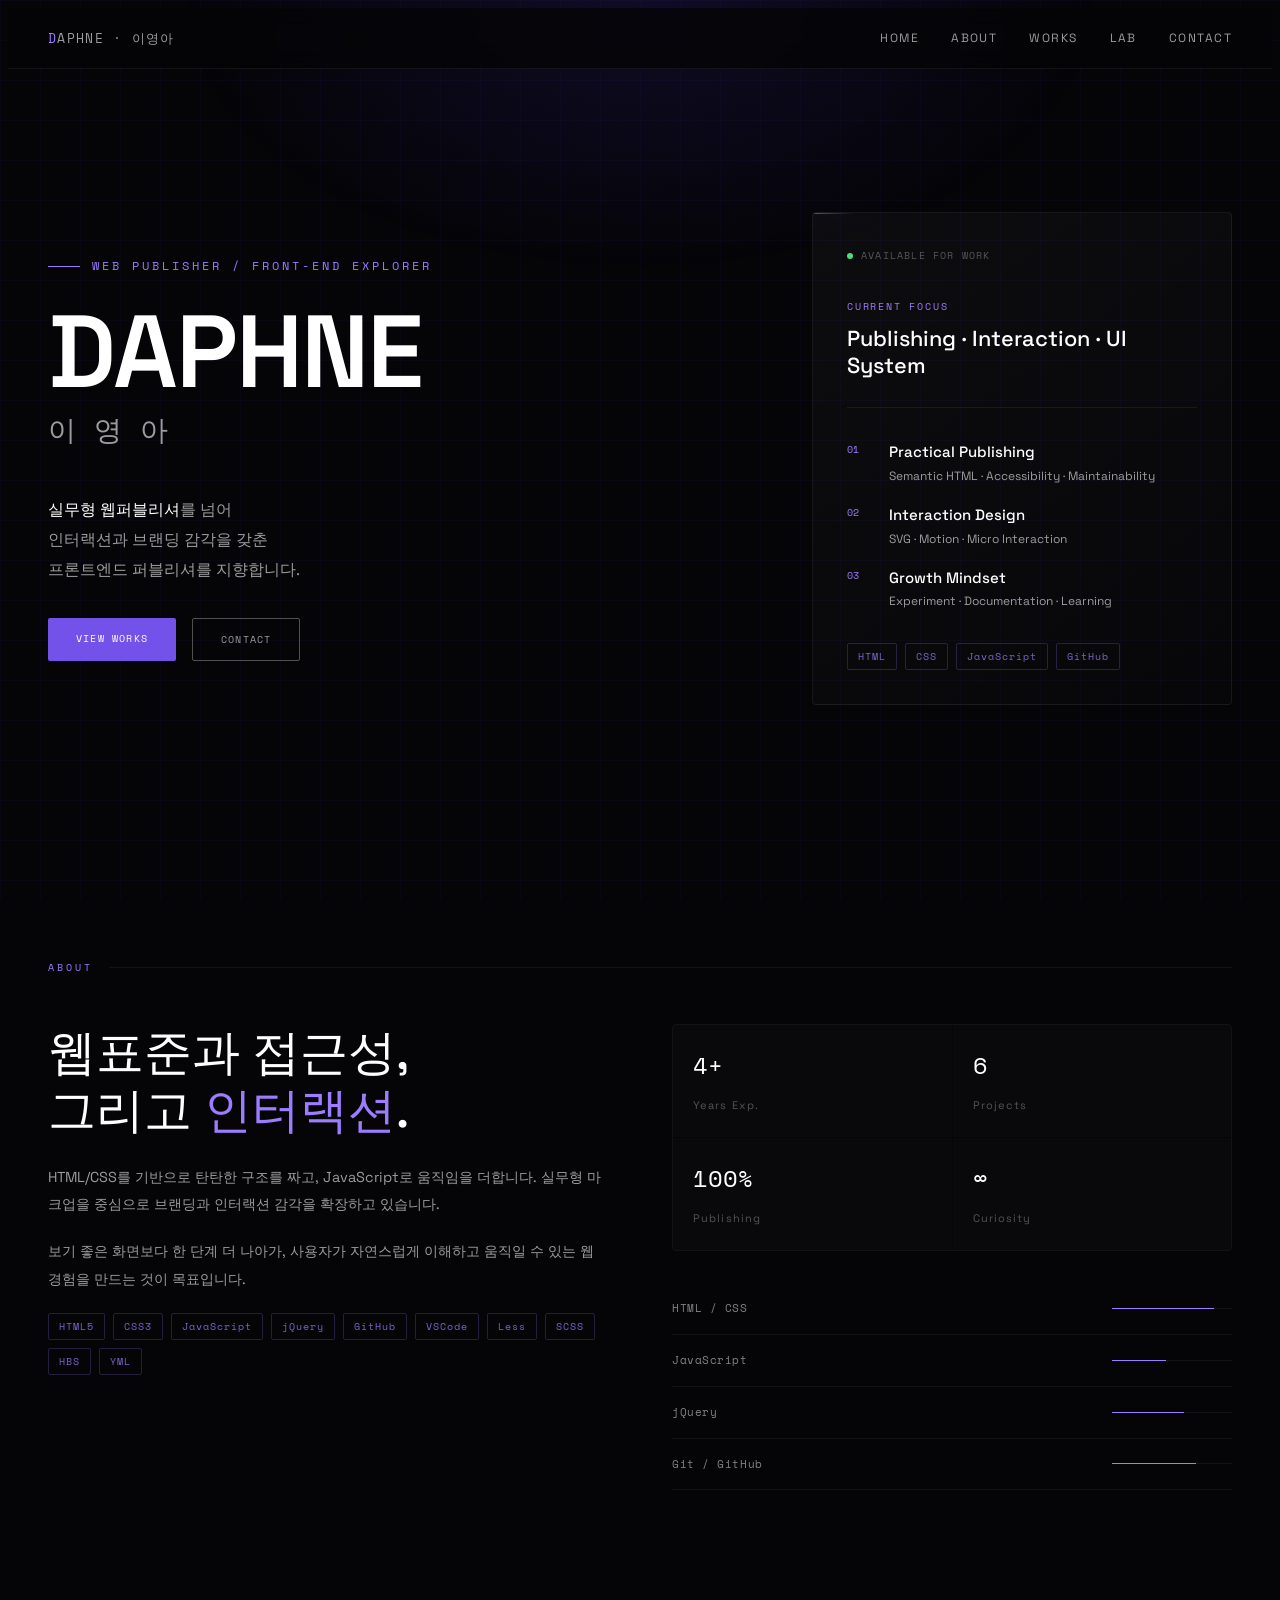
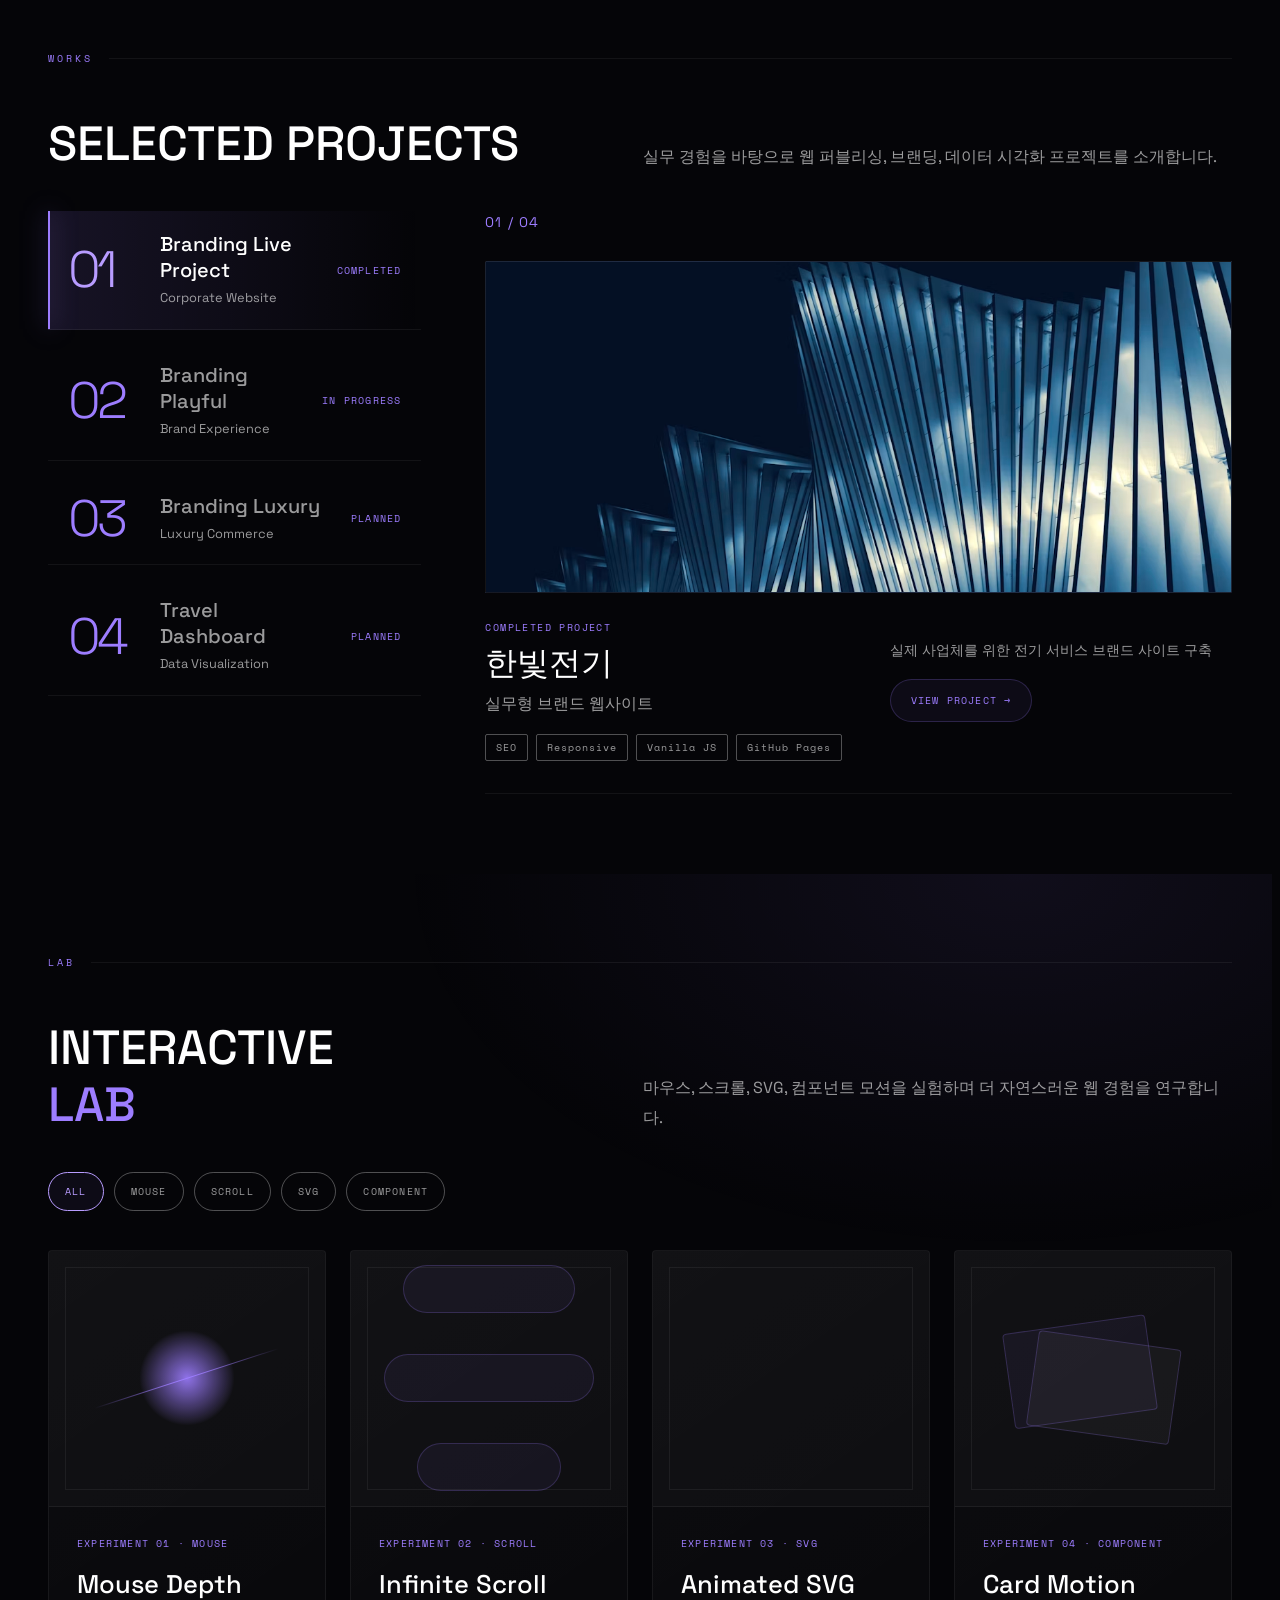
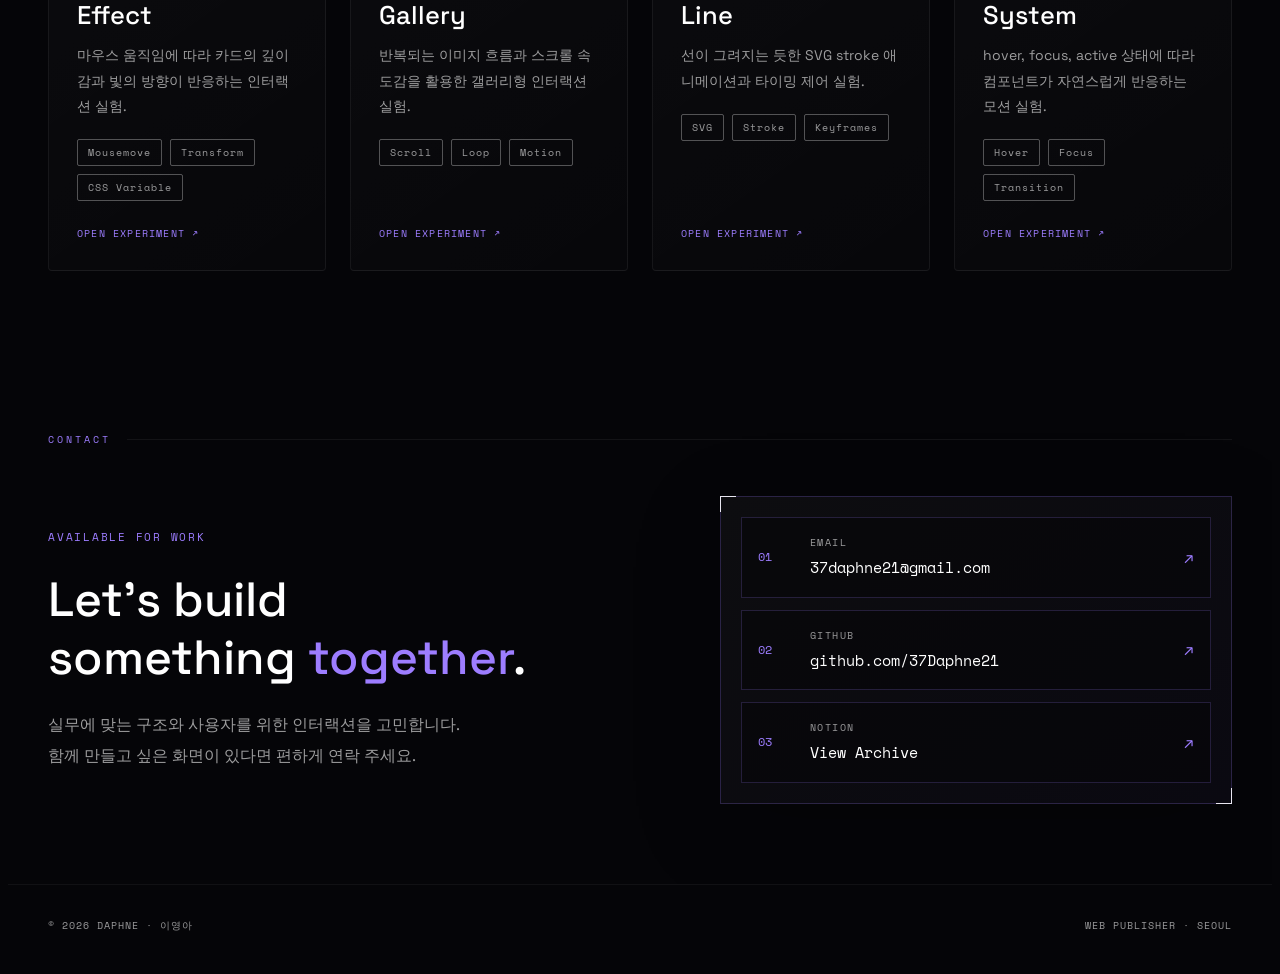
<file: index.html>
<!DOCTYPE html>
<html lang="ko">
<head>
  <meta charset="UTF-8">
  <meta name="viewport" content="width=device-width, initial-scale=1.0">
  <meta name="description" content="DAPHNE · 이영아 · Web Publisher Portfolio">
  <meta name="author" content="Daphne · 이영아">
  <title>DAPHNE · 이영아 · Portfolio</title>
  <link rel="preconnect" href="https://fonts.googleapis.com">
  <link rel="preconnect" href="https://fonts.gstatic.com" crossorigin>
  <link href="https://fonts.googleapis.com/css2?family=Space+Grotesk:wght@300;400;500;600;700&family=Space+Mono:wght@400;700&display=swap" rel="stylesheet">
  <link rel="stylesheet" href="./assets/css/style.css">
  <script src="./assets/js/main.js" defer></script>
</head>
<body>
  <div class="wrap">
    <!-- Grid Background -->
    <div class="bg-grid" aria-hidden="true"></div>
    <div class="bg-noise" aria-hidden="true"></div>

    <!-- Header -->
    <header class="header">
      <a href="#hero" class="header__logo"><span>D</span>APHNE · 이영아</a>
  
      <nav class="header__nav" aria-label="주요 메뉴">
        <a href="#hero">Home</a>
        <a href="#about">About</a>
        <a href="#works">Works</a>
        <a href="#lab">Lab</a>
        <a href="#contact">Contact</a>
      </nav>
  
      <button type="button" class="header__button" aria-label="메뉴 열기" aria-expanded="false">
        <span></span>
        <span></span>
      </button>
    </header>
  
    <main>
      <!-- Hero -->
      <section class="hero" id="hero">
        <div class="hero__content">
          <p class="hero__tag">Web Publisher / Front-end Explorer</p>
  
          <h1 class="hero__title">DAPHNE</h1>
  
          <p class="hero__name">이 영 아</p>
  
          <p class="hero__desc">
            <strong>실무형 웹퍼블리셔</strong>를 넘어<br>
            인터랙션과 브랜딩 감각을 갖춘<br>
            프론트엔드 퍼블리셔를 지향합니다.
          </p>
  
          <div class="hero__links">
            <a href="#works" class="button button--primary">View Works</a>
            <a href="#contact" class="button button--line">Contact</a>
          </div>
        </div>
  
        <div class="hero__panel">
          <div class="hero__status">
            <span class="hero__dot"></span>
            <span>Available for work</span>
          </div>
    
          <div class="hero__panel-block">
            <p class="hero__panel-label">Current Focus</p>
            <h2 class="hero__panel-title">Publishing · Interaction · UI System</h2>
          </div>
    
          <ol class="hero__index-list">
            <li>
              <span>01</span>
              <div>
                <strong>Practical Publishing</strong>
                <em>Semantic HTML · Accessibility · Maintainability</em>
              </div>
            </li>
    
            <li>
              <span>02</span>
              <div>
                <strong>Interaction Design</strong>
                <em>SVG · Motion · Micro Interaction</em>
              </div>
            </li>
    
            <li>
              <span>03</span>
              <div>
                <strong>Growth Mindset</strong>
                <em>Experiment · Documentation · Learning</em>
              </div>
            </li>
          </ol>
    
          <div class="tag">
            <span>HTML</span>
            <span>CSS</span>
            <span>JavaScript</span>
            <span>GitHub</span>
          </div>
        </div>
      </section>
  
      <!-- About -->
      <section class="section about" id="about">
        <p class="section__label">About</p>
  
        <div class="about__grid">
          <div class="about__content">
            <h2 class="section__title">웹표준과 접근성,<br>그리고 <em class="font-highlight">인터랙션</em>.</h2>
            <div class="about__text-box">
              <p class="about__text">HTML/CSS를 기반으로 탄탄한 구조를 짜고, JavaScript로 움직임을 더합니다. 실무형 마크업을 중심으로 브랜딩과 인터랙션 감각을 확장하고 있습니다.</p>
              <p class="about__text">보기 좋은 화면보다 한 단계 더 나아가, 사용자가 자연스럽게 이해하고 움직일 수 있는 웹 경험을 만드는 것이 목표입니다.</p>
            </div>
  
            <div class="tag">
              <span>HTML5</span>
              <span>CSS3</span>
              <span>JavaScript</span>
              <span>jQuery</span>
              <span>GitHub</span>
              <span>VSCode</span>
              <span>Less</span>
              <span>SCSS</span>
              <span>HBS</span>
              <span>YML</span>
            </div>
          </div>
  
          <div class="about__side">
            <div class="stat-list">
              <div>
                <strong>4+</strong>
                <span>Years Exp.</span>
              </div>
              <div>
                <strong>6</strong>
                <span>Projects</span>
              </div>
              <div>
                <strong>100%</strong>
                <span>Publishing</span>
              </div>
              <div>
                <strong>∞</strong>
                <span>Curiosity</span>
              </div>
            </div>
  
            <ul class="skill-list">
              <li><span>HTML / CSS</span><i data-width="85"></i></li>
              <li><span>JavaScript</span><i data-width="45"></i></li>
              <li><span>jQuery</span><i data-width="60"></i></li>
              <li><span>Git / GitHub</span><i data-width="70"></i></li>
            </ul>
          </div>
        </div>
      </section>
  
      <!-- Works -->
      <section class="section works" id="works">
        <p class="section__label">Works</p>

        <div class="works__head">
          <h2 class="section__title">SELECTED PROJECTS</h2>
          <p class="works__desc">실무 경험을 바탕으로 웹 퍼블리싱, 브랜딩, 데이터 시각화 프로젝트를 소개합니다.</p>
        </div>

        <div class="works-index">
          <div class="works-index__list">
            <button type="button" class="works-index__item is-active" data-work="hanlight">
              <span class="works-index__num">01</span>
              <span>
                <strong>Branding Live Project</strong>
                <em>Corporate Website</em>
              </span>
              <i>Completed</i>
            </button>

            <button type="button" class="works-index__item" data-work="playful">
              <span class="works-index__num">02</span>
              <span>
                <strong>Branding Playful</strong>
                <em>Brand Experience</em>
              </span>
              <i>In Progress</i>
            </button>

            <button type="button" class="works-index__item" data-work="luxury">
              <span class="works-index__num">03</span>
              <span>
                <strong>Branding Luxury</strong>
                <em>Luxury Commerce</em>
              </span>
              <i>Planned</i>
            </button>

            <button type="button" class="works-index__item" data-work="dashboard">
              <span class="works-index__num">04</span>
              <span>
                <strong>Travel Dashboard</strong>
                <em>Data Visualization</em>
              </span>
              <i>Planned</i>
            </button>
          </div>

          <article class="works-preview">
            <p class="works-preview__count">01 / 04</p>

            <div class="works-preview__visual works-preview__visual--hanlight">
              <img class="works-preview__image" src="./assets/images/works/work_preview_hanlight.jpg" alt="한빛전기 웹사이트 미리보기">
              <span></span>
            </div>

            <div class="works-preview__info">
              <div class="works-preview__summary">
                <p class="works-preview__summary-status">Completed Project</p>
                <h3 class="works-preview__summary-title">한빛전기</h3>
                <span class="works-preview__summary-desc">실무형 브랜드 웹사이트</span>
                <div class="tag tag--mute works-preview__tag">
                  <span>SEO</span>
                  <span>Responsive</span>
                  <span>Vanilla JS</span>
                  <span>GitHub Pages</span>
                </div>
              </div>

              <div class="works-preview__action">
                <p class="works-preview__desc">실제 사업체를 위한 전기 서비스 브랜드 사이트 구축</p>
                <a href="https://37daphne21.github.io/hanlight/" class="button button--round works-preview__link" target="_blank" rel="noopener">View Project →</a>
              </div>
            </div>
          </article>
        </div>
      </section>
    
      <!-- Lab -->
      <section class="section lab" id="lab">
        <p class="section__label">Lab</p>

        <div class="lab__head">
          <h2 class="section__title">INTERACTIVE<br> <em class="font-highlight">LAB</em></h2>
          <p class="lab__desc">
            마우스, 스크롤, SVG, 컴포넌트 모션을 실험하며 더 자연스러운 웹 경험을 연구합니다.
          </p>
        </div>

        <div class="lab__filter" aria-label="Lab category filter">
          <button type="button" class="lab__filter-button is-active" data-lab-filter="all">All</button>
          <button type="button" class="lab__filter-button" data-lab-filter="mouse">Mouse</button>
          <button type="button" class="lab__filter-button" data-lab-filter="scroll">Scroll</button>
          <button type="button" class="lab__filter-button" data-lab-filter="svg">SVG</button>
          <button type="button" class="lab__filter-button" data-lab-filter="component">Component</button>
        </div>

        <div class="lab__grid">
          <article class="lab-card" data-lab-item data-lab-category="mouse">
            <a href="./experiments/mouse/mouse-depth.html" class="lab-card__link">
              <div class="lab-card__visual lab-card__visual--mouse" aria-hidden="true">
                <span class="lab-card__orb"></span>
                <span class="lab-card__line"></span>
              </div>

              <div class="lab-card__content">
                <p class="lab-card__meta">Experiment 01 · Mouse</p>
                <h3 class="lab-card__title">Mouse Depth Effect</h3>
                <p class="lab-card__desc">마우스 움직임에 따라 카드의 깊이감과 빛의 방향이 반응하는 인터랙션 실험.</p>

                <div class="tag tag--mute">
                  <span>Mousemove</span>
                  <span>Transform</span>
                  <span>CSS Variable</span>
                </div>

                <span class="lab-card__button">Open Experiment ↗</span>
              </div>
            </a>
          </article>

          <article class="lab-card" data-lab-item data-lab-category="scroll">
            <a href="./experiments/scroll/infinite-gallery.html" class="lab-card__link">
              <div class="lab-card__visual lab-card__visual--scroll" aria-hidden="true">
                <span></span>
                <span></span>
                <span></span>
              </div>

              <div class="lab-card__content">
                <p class="lab-card__meta">Experiment 02 · Scroll</p>
                <h3 class="lab-card__title">Infinite Scroll Gallery</h3>
                <p class="lab-card__desc">반복되는 이미지 흐름과 스크롤 속도감을 활용한 갤러리형 인터랙션 실험.</p>

                <div class="tag tag--mute">
                  <span>Scroll</span>
                  <span>Loop</span>
                  <span>Motion</span>
                </div>

                <span class="lab-card__button">Open Experiment ↗</span>
              </div>
            </a>
          </article>

          <article class="lab-card" data-lab-item data-lab-category="svg">
            <a href="./experiments/svg/animated-svg-line.html" class="lab-card__link">
              <div class="lab-card__visual lab-card__visual--svg" aria-hidden="true">
                <svg viewBox="0 0 220 120" focusable="false">
                  <path d="M20 90 C60 20, 120 20, 160 88 S210 90, 210 35"></path>
                </svg>
              </div>

              <div class="lab-card__content">
                <p class="lab-card__meta">Experiment 03 · SVG</p>
                <h3 class="lab-card__title">Animated SVG Line</h3>
                <p class="lab-card__desc">선이 그려지는 듯한 SVG stroke 애니메이션과 타이밍 제어 실험.</p>

                <div class="tag tag--mute">
                  <span>SVG</span>
                  <span>Stroke</span>
                  <span>Keyframes</span>
                </div>

                <span class="lab-card__button">Open Experiment ↗</span>
              </div>
            </a>
          </article>

          <article class="lab-card" data-lab-item data-lab-category="component">
            <a href="./experiments/component/cart-motion.html" class="lab-card__link">
              <div class="lab-card__visual lab-card__visual--component" aria-hidden="true">
                <span></span>
                <span></span>
              </div>

              <div class="lab-card__content">
                <p class="lab-card__meta">Experiment 04 · Component</p>
                <h3 class="lab-card__title">Card Motion System</h3>
                <p class="lab-card__desc">hover, focus, active 상태에 따라 컴포넌트가 자연스럽게 반응하는 모션 실험.</p>

                <div class="tag tag--mute">
                  <span>Hover</span>
                  <span>Focus</span>
                  <span>Transition</span>
                </div>

                <span class="lab-card__button">Open Experiment ↗</span>
              </div>
            </a>
          </article>
        </div>
      </section>
  
<!-- Contact -->
<section class="section contact" id="contact">
  <p class="section__label">Contact</p>

  <div class="contact__grid">
    <div class="contact__content">
      <p class="contact__eyebrow">Available for work</p>

      <h2 class="section__title">
        Let's build<br>something <em class="font-highlight">together</em>.
      </h2>

      <p class="contact__desc">
        실무에 맞는 구조와 사용자를 위한 인터랙션을 고민합니다.<br>
        함께 만들고 싶은 화면이 있다면 편하게 연락 주세요.
      </p>
    </div>

    <div class="contact__panel">
      <a class="contact__link" href="mailto:37daphne21@gmail.com">
        <span class="contact__num">01</span>
        <span class="contact__name">Email</span>
        <strong class="contact__value">37daphne21@gmail.com</strong>
        <span class="contact__arrow" aria-hidden="true">↗</span>
      </a>

      <a class="contact__link" href="https://github.com/37Daphne21" target="_blank" rel="noopener">
        <span class="contact__num">02</span>
        <span class="contact__name">GitHub</span>
        <strong class="contact__value">github.com/37Daphne21</strong>
        <span class="contact__arrow" aria-hidden="true">↗</span>
      </a>

      <a class="contact__link" href="https://app.notion.com/p/5a17127dd78a447a82ef6e373af725c3?v=7a2f6ddebd17418d9bafcb9343d3eb75&source=copy_link" target="_blank" rel="noopener">
        <span class="contact__num">03</span>
        <span class="contact__name">Notion</span>
        <strong class="contact__value">View Archive</strong>
        <span class="contact__arrow" aria-hidden="true">↗</span>
      </a>
    </div>
  </div>
</section>
    </main>

    <!-- Footer -->
    <footer class="footer">
      <span>© 2026 DAPHNE · 이영아</span>
      <span>WEB PUBLISHER · SEOUL</span>
    </footer>
  </div>
</body>
</html>
</file>
<file: assets/css/style.css>
@charset "UTF-8";

/* Reset */
*, *::before, *::after {
  box-sizing: border-box;
}

h1, h2, h3, h4, h5, h6, p, figure, blockquote {
  margin: 0;
}

ul, ol {
  margin: 0;
  padding: 0;
  list-style: none;
}

a {
  color: inherit;
  text-decoration: none;
}

button {
  padding: 0;
  border: 0;
  background: none;
  font: inherit;
  cursor: pointer;
}


/* Base */
:root {
  --color-black: #000;
  --color-white: #ffffff;
  --color-bg: #050508;
  --color-muted: rgba(255, 255, 255, 0.6);
  --color-dim: rgba(255, 255, 255, 0.3);
  --color-surface: rgba(255, 255, 255, 0.02);
  --color-border: rgba(255, 255, 255, 0.06);
  --color-text: #e8e6f0;
  --color-accent: #9d7dff;
  --color-accent-dark: #7352ea;
  --color-accent-light: #b89cff;
  --color-accent-muted: rgba(157, 125, 255, 0.78);
  --color-accent-border: rgba(157, 125, 255, 0.22);
  --color-accent-dim: rgba(157, 125, 255, 0.06);
  --color-green: #4ade80;
  --font-sans: 'Space Grotesk', sans-serif;
  --font-mono: 'Space Mono', monospace;
}

html {
  scroll-behavior: smooth;
}

body {
  overflow-x: hidden;
  background: var(--color-bg);
  color: var(--color-text);
  font-family: var(--font-sans);
  line-height: 1.7;
}

.wrap {
  position: relative;
  min-height: 100vh;
}

.bg-grid {
  position: fixed;
  inset: 0;
  z-index: 0;
  background-image: linear-gradient(rgba(120, 80, 255, 0.04) 1px, transparent 1px), linear-gradient(90deg, rgba(120, 80, 255, 0.04) 1px, transparent 1px);
  background-size: 40px 40px;
  pointer-events: none;
}

.bg-noise {
  position: fixed;
  inset: 0;
  z-index: 0;
  background: radial-gradient(ellipse 60% 50% at 50% 0%, rgba(100, 60, 255, 0.12) 0%, transparent 60%);
  pointer-events: none;
}


/* Common */
.button {
  display: inline-block;
  padding: 0.75rem 1.75rem;
  border-radius: 2px;
  font-family: var(--font-mono);
  font-size: 0.625rem;
  letter-spacing: 0.12em;
  text-transform: uppercase;
  white-space: nowrap;
  transition: .2s ease-in-out;
}

.button--primary {
  background: var(--color-accent-dark);
  color: var(--color-white);
}

.button--primary:hover,
.button--primary:focus-visible {
  background: var(--color-accent);
  text-shadow: 1px 1px 2px var(--color-bg);
  box-shadow: 0 0 0.75rem rgba(157, 125, 255, 0.35), 0 0 2rem rgba(157, 125, 255, 0.16);
}

.button--line {
  border: 1px solid var(--color-dim);
  background: transparent;
  color: var(--color-muted);
}

.button--line:hover,
.button--line:focus-visible {
  border-color: var(--color-accent-light);
  color: var(--color-accent-light);
  box-shadow: 0 0 0.75rem rgba(126, 189, 255, 0.3), 0 0 2rem rgba(126, 189, 255, 0.15);
}

.button--round {
  padding: 0.75rem 1.25rem;
  border: 1px solid var(--color-accent-border);
  border-radius: 999px;
  background: var(--color-accent-dim);
  color: var(--color-accent);
}

.button--round:hover,
.button--round:focus-visible {
  background: rgba(157, 125, 255, 0.12);
  border-color: var(--color-accent-light);
  color: var(--color-accent-light);
  box-shadow: 0 0 1rem rgba(157, 125, 255, 0.22);
}

.button--round.is-disabled {
  border-color: rgba(255, 255, 255, 0.08);
  background: rgba(255, 255, 255, 0.02);
  color: var(--color-dim);
  cursor: default;
  box-shadow: none;
}

a:focus-visible,
button:focus-visible {
  outline: 2px solid var(--color-accent);
  outline-offset: 4px;
}

.section {
  overflow: hidden;
  position: relative;
  z-index: 1;
  padding-block: clamp(3.5rem, 8vw, 5rem);
  padding-inline: clamp(1.25rem, 5vw, 2.5rem);
}

.section__label {
  display: flex;
  align-items: center;
  gap: 1rem;
  margin-bottom: 3rem;
  color: var(--color-accent);
  font-family: var(--font-mono);
  font-size: 10px;
  letter-spacing: 0.3em;
  text-transform: uppercase;
}

.section__label::after {
  content: '';
  flex: 1;
  height: 1px;
  background: var(--color-border);
}

.section__title {
  color: var(--color-white);
  font-size: clamp(1.5rem, 4vw, 3rem);
  font-weight: 500;
  line-height: 1.2;
}

.font-highlight {
  color: var(--color-accent);
  font-style: normal;
}

.tag {
  display: flex;
  flex-wrap: wrap;
  gap: 0.5rem;
}

.tag span {
  padding: 0.25rem 0.625rem;
  border: 1px solid var(--color-accent-border);
  border-radius: 0.125rem;
  color: var(--color-accent-muted);
  font-family: var(--font-mono);
  font-size: 0.625rem;
  letter-spacing: 0.1em;
}

.tag--mute span {
  border: 1px solid var(--color-dim);
  color: var(--color-muted);
}


/* Header */
.header {
  position: sticky;
  top: 0;
  z-index: 100;
  display: flex;
  justify-content: space-between;
  align-items: center;
  padding-block: clamp(1rem, 2.6vw, 1.2rem);
  padding-inline: clamp(1.25rem, 5vw, 2.5rem);
  border-bottom: 1px solid var(--color-border);
  background: rgba(5, 5, 8, 0.85);
  backdrop-filter: blur(12px);
}

.header__logo {
  color: var(--color-muted);
  font-family: var(--font-mono);
  font-size: 13px;
  letter-spacing: 0.1em;
}

.header__logo span {
  color: var(--color-accent);
}

.header__nav {
  display: flex;
  gap: 2rem;
}

.header__nav a {
  color: var(--color-muted);
  font-size: 12px;
  letter-spacing: 0.12em;
  text-transform: uppercase;
  transition: color 0.2s;
}

.header__nav a:hover,
.header__nav a:focus-visible {
  color: var(--color-white);
}

.header__button {
  display: none;
  flex-direction: column;
  gap: 5px;
  padding: 4px;
  cursor: pointer;
}

.header__button span {
  display: block;
  width: 22px;
  height: 1px;
  background: var(--color-muted);
}


/* Hero */
.hero {
  position: relative;
  z-index: 1;
  display: grid;
  grid-template-columns: minmax(0, 1fr) minmax(320px, 420px);
  align-items: center;
  gap: clamp(2.5rem, 6vw, 4rem);
  min-height: 90vh;
  padding-block: clamp(3rem, 7vw, 4rem) clamp(5rem, 9vw, 6rem);
  padding-inline: clamp(1.25rem, 5vw, 2.5rem);
}

.hero__content {
  max-width: 600px;
}

.hero__tag {
  display: flex;
  align-items: center;
  gap: 0.75rem;
  margin-bottom: 1.5rem;
  color: var(--color-accent);
  font-family: var(--font-mono);
  font-size: 12px;
  letter-spacing: 0.25em;
  text-transform: uppercase;
}

.hero__tag::before {
  content: '';
  display: block;
  width: 32px;
  height: 1px;
  background: var(--color-accent);
}

.hero__title {
  margin-bottom: 0.25rem;
  color: var(--color-white);
  font-size: clamp(3.5rem, 8vw, 7rem);
  font-weight: 600;
  line-height: 1;
  letter-spacing: -0.02em;
}

.hero__name {
  margin-bottom: 2.5rem;
  color: var(--color-muted);
  font-size: clamp(1rem, 2.5vw, 1.75rem);
  font-weight: 300;
  letter-spacing: 0.2em;
}

.hero__desc {
  margin-bottom: 2rem;
  color: var(--color-muted);
  font-size: 1rem;
  line-height: 1.9;
}

.hero__desc strong {
  color: var(--color-white);
  font-weight: 500;
}

.hero__links {
  display: flex;
  flex-wrap: wrap;
  gap: 1rem;
}

.hero__panel {
  overflow: hidden;
  position: relative;
  padding: clamp(1.5rem, 3vw, 2.125rem);
  border: 1px solid var(--color-border);
  border-radius: 0.25rem;
  background: linear-gradient(145deg, rgba(255, 255, 255, 0.035), rgba(255, 255, 255, 0.012));
}

.hero__panel::before {
  content: "";
  position: absolute;
  inset: -0.0625rem;
  width: 4.5rem;
  height: 0.0625rem;
  border-radius: inherit;
  background: linear-gradient(90deg, transparent, var(--color-accent), transparent);
  animation: panelLine 16s linear infinite;
  offset-path: inset(0.0625rem round 0.25rem);
  offset-distance: 0%;
  pointer-events: none;
}

.hero__status {
  display: flex;
  align-items: center;
  gap: 0.5rem;
  margin-bottom: 2.125rem;
  color: var(--color-dim);
  font-family: var(--font-mono);
  font-size: 0.625rem;
  letter-spacing: 0.12em;
  text-transform: uppercase;
}

.hero__dot {
  width: 0.375rem;
  height: 0.375rem;
  border-radius: 50%;
  background: var(--color-green);
  animation: pulse 2s ease-in-out infinite;
}

.hero__panel-block {
  margin-bottom: 2.125rem;
  padding-bottom: 1.75rem;
  border-bottom: 1px solid var(--color-border);
}

.hero__panel-label {
  margin-bottom: 0.625rem;
  color: var(--color-accent);
  font-family: var(--font-mono);
  font-size: 0.625rem;
  letter-spacing: 0.18em;
  text-transform: uppercase;
}

.hero__panel-title {
  color: var(--color-white);
  font-size: clamp(1.125rem, 1.7vw, 1.5rem);
  font-weight: 500;
  line-height: 1.25;
}

.hero__index-list {
  display: grid;
  gap: 1.25rem;
  margin-bottom: 2rem;
}

.hero__index-list li {
  display: grid;
  grid-template-columns: 1.75rem minmax(0, 1fr);
  gap: 0.875rem;
  align-items: start;
}

.hero__index-list span {
  padding-top: 0.1875rem;
  color: var(--color-accent);
  font-family: var(--font-mono);
  font-size: 0.625rem;
  line-height: 1;
}

.hero__index-list strong {
  display: block;
  margin-bottom: 0.25rem;
  color: var(--color-white);
  font-size: 0.9375rem;
  font-weight: 500;
  line-height: 1.35;
}

.hero__index-list em {
  display: block;
  color: var(--color-muted);
  font-size: 0.75rem;
  font-style: normal;
  line-height: 1.55;
}


/* About */
.about__grid {
  display: grid;
  grid-template-columns: 1fr 1fr;
  align-items: start;
  gap: clamp(2.5rem, 6vw, 4rem);
}

.about__text-box {
  margin-top: 1.5rem;
}

.about__title em {
  color: var(--color-accent);
  font-style: normal;
}

.about__text {
  margin-bottom: 1.25rem;
  color: var(--color-muted);
  font-size: 0.9rem;
  line-height: 1.9;
}

.stat-list {
  display: grid;
  grid-template-columns: 1fr 1fr;
  gap: 1px;
  margin-bottom: 2rem;
  border: 1px solid var(--color-border);
  border-radius: 4px;
  overflow: hidden;
}

.stat-list div {
  padding: 1.25rem;
  background: var(--color-surface);
}

.stat-list strong {
  display: block;
  margin-bottom: 0.25rem;
  color: var(--color-white);
  font-family: var(--font-mono);
  font-size: 1.5rem;
  font-weight: 400;
}

.stat-list span {
  color: var(--color-dim);
  font-size: 11px;
  letter-spacing: 0.1em;
}

.skill-list {
  list-style: none;
}

.skill-list li {
  display: flex;
  justify-content: space-between;
  align-items: center;
  gap: 1rem;
  padding: 1rem 0;
  border-bottom: 1px solid var(--color-border);
}

.skill-list span {
  color: rgba(255, 255, 255, 0.5);
  font-family: var(--font-mono);
  font-size: 11px;
  letter-spacing: 0.05em;
}

.skill-list i {
  position: relative;
  width: 120px;
  height: 1px;
  background: var(--color-border);
}

.skill-list i::before {
  content: '';
  position: absolute;
  inset: 0 auto 0 0;
  width: var(--bar-width, 0);
  background: var(--color-accent);
  transition: width 1s ease;
}


/* Works */
.works__head {
  display: grid;
  grid-template-columns: minmax(0, 0.9fr) minmax(16rem, 1fr);
  align-items: end;
  gap: clamp(1.5rem, 5vw, 4rem);
  margin-bottom: clamp(1.5rem, 3vw, 2.5rem);
}

.works__desc {
  color: var(--color-muted);
  font-size: clamp(0.875rem, 1.4vw, 1rem);
  line-height: 1.9;
}

.works-index {
  display: grid;
  grid-template-columns: minmax(18rem, 0.8fr) minmax(0, 1.6fr);
  gap: clamp(2rem, 5vw, 4rem);
  align-items: stretch;
}

.works-index__list {
  display: grid;
  align-content: start;
  gap: 0.75rem;
}

.works-index__item {
  position: relative;
  display: grid;
  grid-template-columns: 4rem minmax(0, 1fr) auto;
  align-items: center;
  gap: clamp(1rem, 3vw, 1.75rem);
  min-height: clamp(4.75rem, 7vw, 6rem);
  padding: clamp(0.875rem, 2vw, 1.25rem);
  border-bottom: 1px solid var(--color-border);
  color: var(--color-muted);
  text-align: left;
  transition: color 0.2s ease, background 0.2s ease;
}

.works-index__item::before {
  content: '';
  position: absolute;
  inset: 0 auto 0 0;
  width: 2px;
  background: var(--color-accent);
  opacity: 0;
  box-shadow: 0 0 1.5rem rgba(157, 125, 255, 0.8);
  transition: opacity 0.2s ease;
}

.works-index__item:hover,
.works-index__item:focus-visible,
.works-index__item.is-active {
  background: linear-gradient(90deg, rgba(157, 125, 255, 0.12), transparent);
  color: var(--color-white);
}

.works-index__item:hover::before,
.works-index__item:focus-visible::before,
.works-index__item.is-active::before {
  opacity: 1;
}

.works-index__num {
  color: var(--color-accent);
  font-size: clamp(2rem, 4vw, 3.25rem);
  font-weight: 300;
  line-height: 1;
  letter-spacing: -0.08em;
}

.works-index__item:hover .works-index__num,
.works-index__item:focus-visible .works-index__num,
.works-index__item.is-active .works-index__num {
  color: var(--color-accent-light);
}

.works-index__item strong {
  display: block;
  margin-bottom: 4px;
  color: currentColor;
  font-size: clamp(1rem, 1.6vw, 1.25rem);
  font-weight: 500;
  line-height: 1.3;
}

.works-index__item em {
  display: block;
  color: var(--color-muted);
  font-size: 0.8rem;
  font-style: normal;
}

.works-index__item i {
  color: var(--color-accent);
  font-family: var(--font-mono);
  font-size: 0.625rem;
  font-style: normal;
  letter-spacing: 0.12em;
  text-transform: uppercase;
  white-space: nowrap;
}

.works-preview {
  position: relative;
  display: grid;
  gap: 1.6rem;
}

.works-preview__count {
  color: var(--color-accent);
  font-size: 0.875rem;
  letter-spacing: 0.08em;
}

.works-preview__visual {
  overflow: hidden;
  position: relative;
  display: flex;
  align-items: center;
  height: clamp(13rem, 26vw, 22rem);
  border: 1px solid var(--color-border);
  background: linear-gradient(135deg, #070b16 0%, #13203a 48%, #050508 100%);
}

.works-preview__image {
  display: block;
  width: 100%;
  height: auto;
  min-height: 100%;
}

.works-preview__visual span {
  position: absolute;
  top: 34%;
  right: 18%;
  z-index: 1;
  color: rgba(255, 255, 255, 0.9);
  font-family: var(--font-mono);
  font-size: clamp(1.25rem, 3vw, 2.5rem);
  letter-spacing: 0.14em;
  text-shadow: 0 0 1rem rgba(255, 255, 255, 0.25);
  transition: opacity .3s;
}

.works-preview__visual--playful {
  background: radial-gradient(circle at 65% 40%, rgba(255, 255, 255, 0.42), transparent 22%), linear-gradient(135deg, #f0c9ff 0%, #b8a7ff 42%, #6b78ff 100%);
}

.works-preview__visual--luxury {
  background: radial-gradient(ellipse at 65% 48%, rgba(255, 255, 255, 0.28), transparent 28%), linear-gradient(135deg, #050508 0%, #232326 48%, #050508 100%);
}

.works-preview__visual--dashboard {
  background: linear-gradient(135deg, #060914 0%, #11182d 100%);
}

.works-preview__visual--dashboard::before {
  background-image: linear-gradient(rgba(157, 125, 255, 0.24) 1px, transparent 1px), linear-gradient(90deg, rgba(157, 125, 255, 0.18) 1px, transparent 1px);
  background-size: 2rem 2rem;
}

.works-preview__info {
  display: grid;
  grid-template-columns: minmax(0, 1fr) minmax(14rem, 0.9fr);
  gap: clamp(1rem, 2vw, 1.5rem);
  padding-bottom: 2rem;
  border-bottom: 1px solid var(--color-border);
}

.works-preview__summary-status {
  margin-bottom: 0.5rem;
  color: var(--color-accent);
  font-family: var(--font-mono);
  font-size: 0.625rem;
  letter-spacing: 0.14em;
  text-transform: uppercase;
}

.works-preview__summary-title {
  margin-bottom: 8px;
  color: var(--color-white);
  font-size: clamp(1.5rem, 2.5vw, 2rem);
  font-weight: 400;
  line-height: 1.2;
}

.works-preview__summary-desc {
  color: var(--color-muted);
}

.works-preview__summary .tag--mute {
  margin-top: 1rem;
}

.works-preview__action {
  padding-top: 1.2rem;
}

.works-preview__desc {
  margin-bottom: 1rem;
  color: var(--color-muted);
  font-size: 0.9rem;
}


/* Lab */
.lab {
  background:
    radial-gradient(
      ellipse 70% 50% at 80% 0%,
      rgba(157, 125, 255, 0.08) 0%,
      rgba(157, 125, 255, 0.04) 35%,
      transparent 70%
    );
}

.lab__head {
  display: grid;
  grid-template-columns: minmax(0, 0.9fr) minmax(16rem, 1fr);
  align-items: end;
  gap: clamp(1rem, 5vw, 4rem);
  margin-bottom: clamp(1.5rem, 3vw, 2.5rem);
}

.lab__desc {
  color: var(--color-muted);
  font-size: clamp(0.875rem, 1.4vw, 1rem);
  line-height: 1.9;
}

.lab__filter {
  display: flex;
  flex-wrap: wrap;
  gap: 0.625rem;
  margin-bottom: clamp(1.5rem, 3vw, 2.5rem);
}

.lab__filter-button {
  padding: 0.625rem 1rem;
  border: 1px solid var(--color-dim);
  border-radius: 999px;
  color: var(--color-muted);
  font-family: var(--font-mono);
  font-size: 0.625rem;
  letter-spacing: 0.12em;
  text-transform: uppercase;
  transition: color 0.2s ease, border-color 0.2s ease, background 0.2s ease;
}

.lab__filter-button:hover,
.lab__filter-button:focus-visible,
.lab__filter-button.is-active {
  border-color: var(--color-accent-light);
  background: var(--color-accent-dim);
  color: var(--color-accent-light);
}

.lab__grid {
  display: grid;
  grid-template-columns: repeat(4, minmax(0, 1fr));
  gap: clamp(1rem, 2vw, 1.5rem);
}

.lab-card {
  min-height: 100%;
}

.lab-card.is-hidden {
  display: none;
}

.lab-card__link {
  overflow: hidden;
  position: relative;
  display: flex;
  flex-direction: column;
  min-height: 100%;
  border: 1px solid var(--color-border);
  border-radius: 0.25rem;
  background: linear-gradient(145deg, rgba(255, 255, 255, 0.035), rgba(255, 255, 255, 0.012));
  transition: transform 0.25s ease, border-color 0.25s ease, background 0.25s ease, box-shadow 0.25s ease;
}

.lab-card__link:hover,
.lab-card__link:focus-visible {
  border-color: var(--color-accent-border);
  background: linear-gradient(145deg, rgba(157, 125, 255, 0.08), rgba(255, 255, 255, 0.012));
  box-shadow: 0 0 2rem rgba(157, 125, 255, 0.12);
  transform: translateY(-0.375rem);
}

.lab-card__visual {
  overflow: hidden;
  position: relative;
  display: grid;
  place-items: center;
  min-height: clamp(10rem, 22vw, 16rem);
  border-bottom: 1px solid var(--color-border);
  background: rgba(255, 255, 255, 0.02);
}

.lab-card__visual::before {
  content: '';
  position: absolute;
  inset: 1rem;
  border: 1px solid rgba(255, 255, 255, 0.06);
}

.lab-card__visual--mouse .lab-card__orb {
  position: absolute;
  width: clamp(4rem, 8vw, 6rem);
  height: clamp(4rem, 8vw, 6rem);
  border-radius: 50%;
  background: radial-gradient(circle, rgba(157, 125, 255, 0.9), rgba(157, 125, 255, 0.08) 65%, transparent 70%);
  animation: labOrb 4s ease-in-out infinite;
}

.lab-card__visual--mouse .lab-card__line {
  position: absolute;
  width: 70%;
  height: 1px;
  background: linear-gradient(90deg, transparent, var(--color-accent), transparent);
  transform: rotate(-18deg);
}

.lab-card__visual--scroll {
  gap: 0.75rem;
}

.lab-card__visual--scroll span {
  width: 62%;
  height: clamp(2rem, 4vw, 3rem);
  border: 1px solid var(--color-accent-border);
  border-radius: 999px;
  background: var(--color-accent-dim);
  animation: labScroll 3s ease-in-out infinite;
}

.lab-card__visual--scroll span:nth-child(2) {
  width: 76%;
  animation-delay: 0.15s;
}

.lab-card__visual--scroll span:nth-child(3) {
  width: 52%;
  animation-delay: 0.3s;
}

.lab-card__visual--svg svg {
  width: 72%;
}

.lab-card__visual--svg path {
  fill: none;
  stroke: var(--color-accent);
  stroke-width: 3;
  stroke-linecap: round;
  stroke-dasharray: 420;
  stroke-dashoffset: 420;
  animation: labSvgLine 3.2s ease-in-out infinite;
}

.lab-card__visual--component span {
  position: absolute;
  width: clamp(6rem, 12vw, 9rem);
  height: clamp(4rem, 8vw, 6rem);
  border: 1px solid var(--color-accent-border);
  border-radius: 0.25rem;
  background: var(--color-accent-dim);
  transform: rotate(-8deg) translate(-0.75rem, -0.5rem);
  animation: labCardMotion 4s ease-in-out infinite;
}

.lab-card__visual--component span:nth-child(2) {
  background: rgba(255, 255, 255, 0.04);
  transform: rotate(8deg) translate(0.75rem, 0.5rem);
  animation-delay: 0.2s;
}

.lab-card__content {
  display: flex;
  flex: 1;
  flex-direction: column;
  padding: clamp(1.25rem, 3vw, 1.75rem);
}

.lab-card__meta {
  color: var(--color-accent);
  font-family: var(--font-mono);
  font-size: 0.625rem;
  letter-spacing: 0.12em;
  text-transform: uppercase;
}

.lab-card__title {
  margin-top: 1rem;
  color: var(--color-white);
  font-size: clamp(1.25rem, 2vw, 1.625rem);
  font-weight: 500;
  line-height: 1.25;
}

.lab-card__desc {
  margin-top: 0.75rem;
  margin-bottom: 1.25rem;
  color: var(--color-muted);
  font-size: 0.875rem;
  line-height: 1.8;
}

.lab-card__button {
  display: inline-block;
  margin-top: auto;
  padding-top: 1.5rem;
  color: var(--color-accent);
  font-family: var(--font-mono);
  font-size: 0.625rem;
  letter-spacing: 0.12em;
  text-transform: uppercase;
}


/* Contact */
.contact__grid {
  display: grid;
  grid-template-columns: minmax(0, 1fr) minmax(20rem, 32rem);
  align-items: center;
  gap: clamp(2rem, 6vw, 5rem);
}

.contact__content {
  display: grid;
  gap: clamp(1rem, 2vw, 1.5rem);
}

.contact__eyebrow {
  color: var(--color-accent);
  font-family: var(--font-mono);
  font-size: 0.6875rem;
  letter-spacing: 0.16em;
  text-transform: uppercase;
}

.contact__title {
  color: var(--color-white);
  font-size: clamp(3.5rem, 9vw, 7.5rem);
  font-weight: 600;
  line-height: 0.92;
  letter-spacing: -0.06em;
  text-transform: uppercase;
}

.contact__desc {
  max-width: 34rem;
  color: var(--color-muted);
  font-size: clamp(0.875rem, 1.4vw, 1rem);
  line-height: 1.9;
}

.contact__panel {
  position: relative;
  display: grid;
  gap: 0.75rem;
  padding: clamp(1rem, 2.5vw, 1.25rem);
  border: 1px solid var(--color-accent-border);
  background: linear-gradient(145deg, rgba(255, 255, 255, 0.035), rgba(157, 125, 255, 0.04));
  box-shadow: 0 1.5rem 5rem rgba(0, 0, 0, 0.22);
}

.contact__panel::before,
.contact__panel::after {
  content: "";
  position: absolute;
  width: 1rem;
  height: 1rem;
  border-color: var(--color-accent);
  pointer-events: none;
}

.contact__panel::before {
  top: -1px;
  left: -1px;
  border-top: 1px solid;
  border-left: 1px solid;
}

.contact__panel::after {
  right: -1px;
  bottom: -1px;
  border-right: 1px solid;
  border-bottom: 1px solid;
}

.contact__link {
  display: grid;
  grid-template-columns: 2.25rem minmax(0, 1fr) auto;
  gap: 0.25rem 1rem;
  align-items: center;
  padding: clamp(0.875rem, 2vw, 1rem);
  border: 1px solid rgba(157, 125, 255, 0.2);
  background: rgba(5, 5, 8, 0.56);
  color: var(--color-white);
  transition: transform 0.2s ease, border-color 0.2s ease, background 0.2s ease, box-shadow 0.2s ease;
}

.contact__num {
  grid-row: span 2;
  color: var(--color-accent);
  font-family: var(--font-mono);
  font-size: 0.75rem;
}

.contact__name {
  color: var(--color-muted);
  font-family: var(--font-mono);
  font-size: 0.625rem;
  letter-spacing: 0.14em;
  text-transform: uppercase;
}

.contact__value {
  overflow: hidden;
  color: var(--color-white);
  font-family: var(--font-mono);
  font-size: clamp(0.8125rem, 1.4vw, 0.9375rem);
  font-weight: 400;
  text-overflow: ellipsis;
  white-space: nowrap;
}

.contact__arrow {
  grid-column: 3;
  grid-row: 1 / 3;
  color: var(--color-accent);
  font-size: 1rem;
}

.contact__link:hover,
.contact__link:focus-visible {
  transform: translateY(-0.25rem);
  border-color: var(--color-accent);
  background: rgba(157, 125, 255, 0.1);
  box-shadow: 0 0 1.5rem rgba(157, 125, 255, 0.18);
}


/* Footer */
.footer {
  position: relative;
  z-index: 1;
  display: flex;
  justify-content: space-between;
  align-items: center;
  flex-wrap: wrap;
  gap: 0.5rem;
  padding-block: clamp(1.5rem, 4vw, 2rem);
  padding-inline: clamp(1.25rem, 5vw, 2.5rem);
  border-top: 1px solid rgba(255, 255, 255, 0.05);
}

.footer span {
  color: var(--color-muted);
  font-family: var(--font-mono);
  font-size: 10px;
  letter-spacing: 0.1em;
}


/* Animation */
@keyframes panelLine {
  100% {
    offset-distance: 100%;
  }
}

@keyframes pulse {
  0%, 100% {
    opacity: 1;
  }

  50% {
    opacity: 0.3;
  }
}

@keyframes labOrb {
  0%, 100% {
    transform: translate(-1.5rem, -0.75rem) scale(1);
  }

  50% {
    transform: translate(1.5rem, 0.75rem) scale(1.12);
  }
}

@keyframes labScroll {
  0%, 100% {
    opacity: 0.45;
    transform: translateX(-0.75rem);
  }

  50% {
    opacity: 1;
    transform: translateX(0.75rem);
  }
}

@keyframes labSvgLine {
  0% {
    stroke-dashoffset: 420;
  }

  45%, 65% {
    stroke-dashoffset: 0;
  }

  100% {
    stroke-dashoffset: -420;
  }
}

@keyframes labCardMotion {
  0%, 100% {
    translate: 0 0;
  }

  50% {
    translate: 0 -0.75rem;
  }
}

/* Reduced motion */
@media (prefers-reduced-motion: reduce) {
  html {
    scroll-behavior: auto;
  }

  .hero__dot {
    animation: none;
  }

  .hero__panel::before {
    animation: none;
  }
}


/* Responsive */
@media (max-width: 768px) {
  .header {
    position: sticky;
  }

  .header__nav {
    display: none;
    position: absolute;
    top: 100%;
    left: 0;
    right: 0;
    flex-direction: column;
    gap: 0;
    padding: 1rem clamp(1.25rem, 5vw, 2.5rem);
    border-bottom: 1px solid var(--color-border);
    background: rgba(5, 5, 8, 0.98);
    backdrop-filter: blur(12px);
  }

  .header__nav.is-open {
    display: flex;
  }

  .header__nav a {
    padding: 0.75rem 0;
  }

  .header__button {
    display: flex;
  }

  .hero {
    grid-template-columns: 1fr;
    min-height: auto;
  }

  .about__grid {
    grid-template-columns: 1fr;
  }

  .works__head {
    grid-template-columns: 1fr;
  }

  .works-index {
    grid-template-columns: 1fr;
  }

  .works-index__item {
    grid-template-columns: 3.5rem minmax(0, 1fr);
  }

  .works-index__item i {
    grid-column: 2 / 3;
  }

  .works-preview {
    margin-block: 1rem 1.5rem;
  }

  .works-index__item + .works-preview {
    margin-top: 1rem;
  }

  .works-preview__visual {
    height: clamp(12rem, 48vw, 18rem);
  }

  .works-preview__image {
    height: 100%;
    object-fit: cover;
  }

  .works-preview__info {
    grid-template-columns: 1fr;
    padding-bottom: 1.5rem;
  }

  .works-preview__action {
    padding-top: 0;
  }

  .lab__head {
    grid-template-columns: 1fr;
  }

  .lab__head br {
    display: none;
  }

  .lab__grid {
    grid-template-columns: 1fr;
  }

  .contact__grid {
    grid-template-columns: 1fr;
  }

  .contact__links {
    align-items: flex-start;
  }

  .footer {
    flex-direction: column;
    align-items: flex-start;
  }
}
</file>
